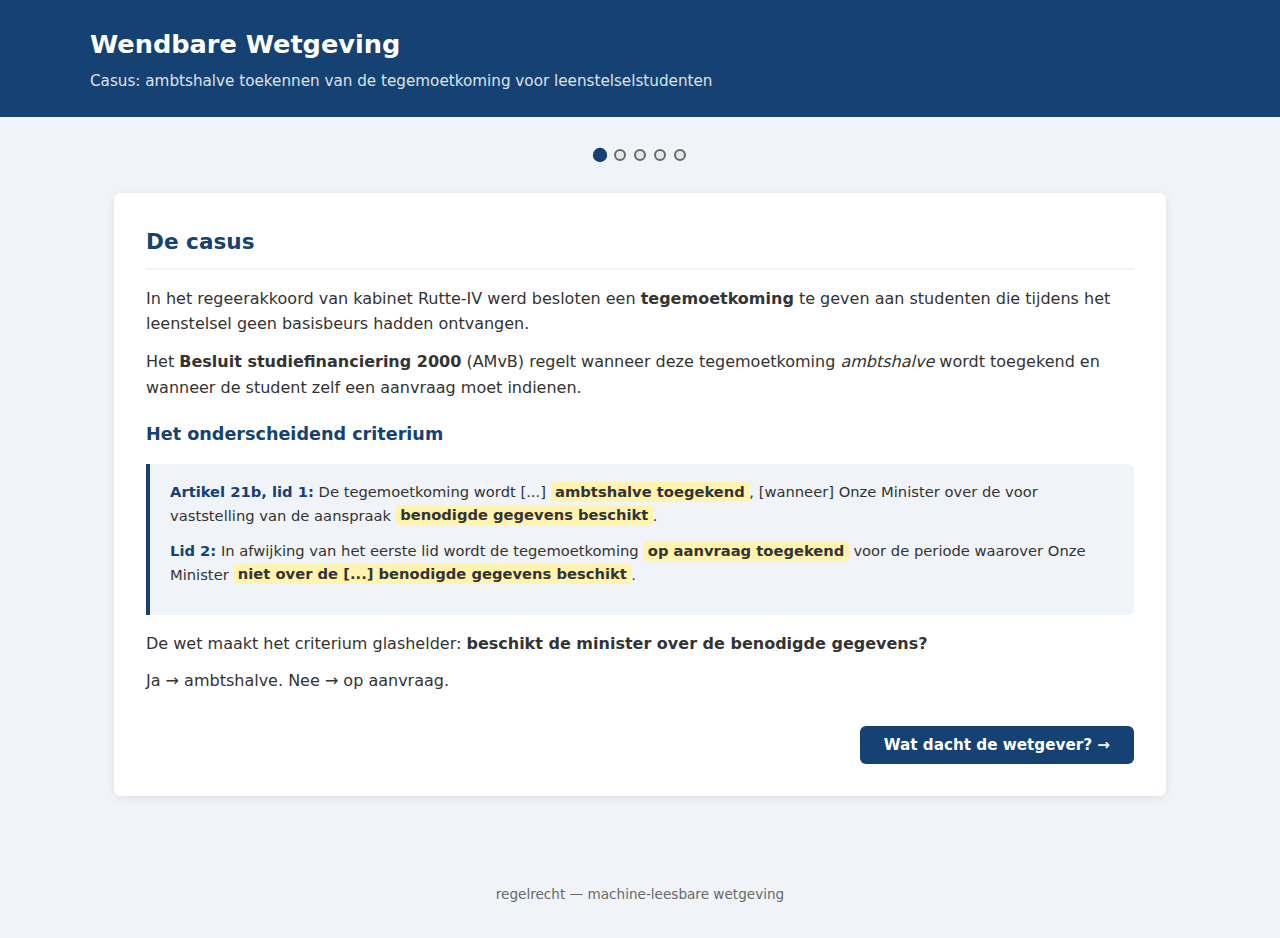
<file: demo/index.html>
<!DOCTYPE html>
<html lang="nl">
<head>
  <meta charset="UTF-8">
  <meta name="viewport" content="width=device-width, initial-scale=1.0">
  <title>Wendbare Wetgeving — Demo Regelrecht</title>
  <style>
    :root {
      --rvo-blue: #154273;
      --rvo-blue-light: #1e5a9e;
      --rvo-blue-bg: #f0f4f8;
      --rvo-green: #39870c;
      --rvo-green-bg: #e8f5e1;
      --rvo-orange: #e17000;
      --rvo-orange-bg: #fff3e0;
      --rvo-red: #d52b1e;
      --rvo-red-bg: #fde8e6;
      --rvo-gray: #696969;
      --rvo-gray-light: #e8e8e8;
      --rvo-white: #ffffff;
      --rvo-text: #333333;
      --rvo-radius: 6px;
      --rvo-shadow: 0 2px 8px rgba(0,0,0,0.08);
      --rvo-font: "RO Sans", "Segoe UI", system-ui, -apple-system, sans-serif;
    }

    * { box-sizing: border-box; margin: 0; padding: 0; }

    body {
      font-family: var(--rvo-font);
      color: var(--rvo-text);
      background: var(--rvo-blue-bg);
      line-height: 1.6;
    }

    header {
      background: var(--rvo-blue);
      color: white;
      padding: 1.5rem 2rem;
    }

    header h1 {
      font-size: 1.6rem;
      font-weight: 700;
    }

    header p {
      font-size: 0.95rem;
      opacity: 0.85;
      margin-top: 0.25rem;
    }

    .container {
      max-width: 1100px;
      margin: 0 auto;
      padding: 2rem 1.5rem;
    }

    /* Navigation dots */
    .steps-nav {
      display: flex;
      justify-content: center;
      gap: 0.5rem;
      margin-bottom: 2rem;
    }

    .step-dot {
      width: 12px;
      height: 12px;
      border-radius: 50%;
      background: var(--rvo-gray-light);
      border: 2px solid var(--rvo-gray);
      cursor: pointer;
      transition: all 0.3s;
    }

    .step-dot.active {
      background: var(--rvo-blue);
      border-color: var(--rvo-blue);
      transform: scale(1.2);
    }

    .step-dot.visited {
      background: var(--rvo-blue-light);
      border-color: var(--rvo-blue-light);
    }

    /* Panels */
    .panel {
      background: var(--rvo-white);
      border-radius: var(--rvo-radius);
      box-shadow: var(--rvo-shadow);
      padding: 2rem;
      margin-bottom: 1.5rem;
      display: none;
      animation: fadeIn 0.4s ease;
    }

    .panel.active { display: block; }

    @keyframes fadeIn {
      from { opacity: 0; transform: translateY(10px); }
      to { opacity: 1; transform: translateY(0); }
    }

    .panel h2 {
      color: var(--rvo-blue);
      font-size: 1.35rem;
      margin-bottom: 1rem;
      border-bottom: 2px solid var(--rvo-blue-bg);
      padding-bottom: 0.5rem;
    }

    .panel h3 {
      color: var(--rvo-blue);
      font-size: 1.1rem;
      margin: 1.25rem 0 0.5rem;
    }

    .panel p, .panel li {
      margin-bottom: 0.75rem;
    }

    .panel ul {
      padding-left: 1.5rem;
    }

    /* Law text styling */
    .law-text {
      background: var(--rvo-blue-bg);
      border-left: 4px solid var(--rvo-blue);
      padding: 1rem 1.25rem;
      margin: 1rem 0;
      font-size: 0.92rem;
      border-radius: 0 var(--rvo-radius) var(--rvo-radius) 0;
    }

    .law-text .lid {
      margin-bottom: 0.75rem;
    }

    .law-text .lid-nr {
      font-weight: 700;
      color: var(--rvo-blue);
    }

    /* MvT quote */
    .mvt-quote {
      background: var(--rvo-orange-bg);
      border-left: 4px solid var(--rvo-orange);
      padding: 1rem 1.25rem;
      margin: 1rem 0;
      font-style: italic;
      font-size: 0.92rem;
      border-radius: 0 var(--rvo-radius) var(--rvo-radius) 0;
    }

    .mvt-quote .label {
      font-style: normal;
      font-weight: 700;
      color: var(--rvo-orange);
      display: block;
      margin-bottom: 0.25rem;
    }

    /* Highlight */
    .highlight {
      background: #fff3b0;
      padding: 0.1em 0.3em;
      border-radius: 3px;
      font-weight: 600;
    }

    .highlight-green {
      background: var(--rvo-green-bg);
      padding: 0.1em 0.3em;
      border-radius: 3px;
      font-weight: 600;
    }

    .highlight-red {
      background: var(--rvo-red-bg);
      padding: 0.1em 0.3em;
      border-radius: 3px;
      font-weight: 600;
    }

    /* Interactive simulator */
    .simulator {
      background: var(--rvo-white);
      border: 2px solid var(--rvo-blue);
      border-radius: var(--rvo-radius);
      padding: 1.5rem;
      margin: 1.5rem 0;
    }

    .simulator h3 {
      margin-top: 0;
      color: var(--rvo-blue);
    }

    .sim-row {
      display: flex;
      align-items: center;
      gap: 1rem;
      padding: 0.75rem 0;
      border-bottom: 1px solid var(--rvo-gray-light);
    }

    .sim-row:last-of-type { border-bottom: none; }

    .sim-label {
      flex: 1;
      font-size: 0.95rem;
    }

    .sim-label small {
      display: block;
      color: var(--rvo-gray);
      font-size: 0.82rem;
    }

    /* Toggle switch */
    .toggle-wrapper {
      position: relative;
      width: 60px;
      height: 32px;
      flex-shrink: 0;
    }

    .toggle-wrapper input {
      opacity: 0;
      width: 0;
      height: 0;
    }

    .toggle-slider {
      position: absolute;
      cursor: pointer;
      inset: 0;
      background: var(--rvo-gray-light);
      border-radius: 32px;
      transition: 0.3s;
      border: 2px solid var(--rvo-gray);
    }

    .toggle-slider::before {
      content: "";
      position: absolute;
      height: 22px;
      width: 22px;
      left: 3px;
      bottom: 3px;
      background: white;
      border-radius: 50%;
      transition: 0.3s;
      box-shadow: 0 1px 3px rgba(0,0,0,0.2);
    }

    input:checked + .toggle-slider {
      background: var(--rvo-green);
      border-color: var(--rvo-green);
    }

    input:checked + .toggle-slider::before {
      transform: translateX(28px);
    }

    .toggle-value {
      font-weight: 700;
      font-size: 0.85rem;
      width: 40px;
      text-align: center;
    }

    .toggle-value.true { color: var(--rvo-green); }
    .toggle-value.false { color: var(--rvo-gray); }

    /* Result box */
    .result-box {
      margin-top: 1.25rem;
      padding: 1.25rem;
      border-radius: var(--rvo-radius);
      text-align: center;
      font-size: 1.1rem;
      font-weight: 700;
      transition: all 0.3s;
    }

    .result-box.ambtshalve {
      background: var(--rvo-green-bg);
      border: 2px solid var(--rvo-green);
      color: var(--rvo-green);
    }

    .result-box.op-aanvraag {
      background: var(--rvo-orange-bg);
      border: 2px solid var(--rvo-orange);
      color: var(--rvo-orange);
    }

    .result-box.geen {
      background: var(--rvo-red-bg);
      border: 2px solid var(--rvo-red);
      color: var(--rvo-red);
    }

    .result-explanation {
      font-weight: 400;
      font-size: 0.9rem;
      color: var(--rvo-text);
      margin-top: 0.5rem;
    }

    /* YAML code block */
    .yaml-block {
      background: #1e1e2e;
      color: #cdd6f4;
      padding: 1.25rem;
      border-radius: var(--rvo-radius);
      font-family: "Fira Code", "Cascadia Code", "Consolas", monospace;
      font-size: 0.82rem;
      overflow-x: auto;
      line-height: 1.5;
      margin: 1rem 0;
    }

    .yaml-block .key { color: #89b4fa; }
    .yaml-block .string { color: #a6e3a1; }
    .yaml-block .comment { color: #6c7086; font-style: italic; }
    .yaml-block .keyword { color: #cba6f7; }
    .yaml-block .bool { color: #fab387; }

    /* Comparison columns */
    .comparison {
      display: grid;
      grid-template-columns: 1fr 1fr;
      gap: 1.5rem;
      margin: 1.5rem 0;
    }

    .comparison-col {
      padding: 1.25rem;
      border-radius: var(--rvo-radius);
    }

    .comparison-col.mvt {
      background: var(--rvo-orange-bg);
      border: 2px solid var(--rvo-orange);
    }

    .comparison-col.wet {
      background: var(--rvo-green-bg);
      border: 2px solid var(--rvo-green);
    }

    .comparison-col h4 {
      font-size: 0.95rem;
      margin-bottom: 0.75rem;
    }

    .comparison-col.mvt h4 { color: var(--rvo-orange); }
    .comparison-col.wet h4 { color: var(--rvo-green); }

    .comparison-col ul {
      font-size: 0.9rem;
      padding-left: 1.25rem;
    }

    /* Navigation buttons */
    .nav-buttons {
      display: flex;
      justify-content: space-between;
      margin-top: 2rem;
    }

    .btn {
      padding: 0.65rem 1.5rem;
      border: none;
      border-radius: var(--rvo-radius);
      font-family: var(--rvo-font);
      font-size: 0.95rem;
      font-weight: 600;
      cursor: pointer;
      transition: all 0.2s;
    }

    .btn-primary {
      background: var(--rvo-blue);
      color: white;
    }

    .btn-primary:hover { background: var(--rvo-blue-light); }

    .btn-secondary {
      background: var(--rvo-gray-light);
      color: var(--rvo-text);
    }

    .btn-secondary:hover { background: #d0d0d0; }

    .btn:disabled {
      opacity: 0.4;
      cursor: not-allowed;
    }

    /* Scenario table */
    .scenario-table {
      width: 100%;
      border-collapse: collapse;
      margin: 1rem 0;
      font-size: 0.9rem;
    }

    .scenario-table th {
      background: var(--rvo-blue);
      color: white;
      padding: 0.6rem 0.75rem;
      text-align: left;
      font-weight: 600;
    }

    .scenario-table td {
      padding: 0.6rem 0.75rem;
      border-bottom: 1px solid var(--rvo-gray-light);
    }

    .scenario-table tr:nth-child(even) { background: var(--rvo-blue-bg); }

    .scenario-table .badge {
      display: inline-block;
      padding: 0.15em 0.6em;
      border-radius: 3px;
      font-weight: 700;
      font-size: 0.8rem;
    }

    .badge-green { background: var(--rvo-green-bg); color: var(--rvo-green); }
    .badge-orange { background: var(--rvo-orange-bg); color: var(--rvo-orange); }
    .badge-red { background: var(--rvo-red-bg); color: var(--rvo-red); }

    .scenario-table tr.highlight-row {
      background: #fff3b0 !important;
    }

    .scenario-table tr.highlight-row td {
      font-weight: 600;
    }

    /* Footer */
    footer {
      text-align: center;
      padding: 2rem;
      color: var(--rvo-gray);
      font-size: 0.85rem;
    }

    /* Responsive */
    @media (max-width: 768px) {
      .comparison { grid-template-columns: 1fr; }
      .sim-row { flex-wrap: wrap; }
      header h1 { font-size: 1.3rem; }
    }
  </style>
</head>
<body>

<header>
  <div style="max-width:1100px;margin:0 auto;">
    <h1>Wendbare Wetgeving</h1>
    <p>Casus: ambtshalve toekennen van de tegemoetkoming voor leenstelselstudenten</p>
  </div>
</header>

<div class="container">

  <div class="steps-nav">
    <div class="step-dot active" onclick="goToStep(0)"></div>
    <div class="step-dot" onclick="goToStep(1)"></div>
    <div class="step-dot" onclick="goToStep(2)"></div>
    <div class="step-dot" onclick="goToStep(3)"></div>
    <div class="step-dot" onclick="goToStep(4)"></div>
  </div>

  <!-- STEP 0: Context -->
  <div class="panel active" id="step-0">
    <h2>De casus</h2>
    <p>In het regeerakkoord van kabinet Rutte-IV werd besloten een <strong>tegemoetkoming</strong> te geven aan studenten die tijdens het leenstelsel geen basisbeurs hadden ontvangen.</p>

    <p>Het <strong>Besluit studiefinanciering 2000</strong> (AMvB) regelt wanneer deze tegemoetkoming <em>ambtshalve</em> wordt toegekend en wanneer de student zelf een aanvraag moet indienen.</p>

    <h3>Het onderscheidend criterium</h3>
    <div class="law-text">
      <div class="lid"><span class="lid-nr">Artikel 21b, lid 1:</span> De tegemoetkoming wordt [...] <span class="highlight">ambtshalve toegekend</span>, [wanneer] Onze Minister over de voor vaststelling van de aanspraak <span class="highlight">benodigde gegevens beschikt</span>.</div>
      <div class="lid"><span class="lid-nr">Lid 2:</span> In afwijking van het eerste lid wordt de tegemoetkoming <span class="highlight">op aanvraag toegekend</span> voor de periode waarover Onze Minister <span class="highlight">niet over de [...] benodigde gegevens beschikt</span>.</div>
    </div>

    <p>De wet maakt het criterium glashelder: <strong>beschikt de minister over de benodigde gegevens?</strong></p>
    <p>Ja &rarr; ambtshalve. Nee &rarr; op aanvraag.</p>

    <div class="nav-buttons">
      <div></div>
      <button class="btn btn-primary" onclick="goToStep(1)">Wat dacht de wetgever? &rarr;</button>
    </div>
  </div>

  <!-- STEP 1: MvT assumption -->
  <div class="panel" id="step-1">
    <h2>Wat de wetgever veronderstelde</h2>

    <p>De <strong>Nota van Toelichting</strong> (Stb. 2023, 187) legt uit hoe de wetgever dacht dat het criterium zou uitpakken:</p>

    <div class="mvt-quote">
      <span class="label">Nota van Toelichting, par. 2.2</span>
      &ldquo;Voor studenten die gedurende hun studie een vorm van studiefinanciering hebben aangevraagd &mdash; dat hoeft niet per se een studielening te zijn, maar kan bijvoorbeeld ook alleen een studentenreisproduct zijn &mdash; en hoofdzakelijk in Nederland hebben gestudeerd, kan de tegemoetkoming <strong>ambtshalve</strong> worden toegekend. Deze studenten zijn bekend bij DUO.&rdquo;
    </div>

    <div class="mvt-quote">
      <span class="label">Nota van Toelichting, par. 2.2</span>
      &ldquo;Voor studenten die <strong>geen studiefinanciering</strong> hebben genoten, maar wel in aanmerking komen voor de tegemoetkoming, kan de uitkering <strong>niet ambtshalve</strong> worden toegekend en verstrekt. Deze studenten zullen <strong>zelf een aanvraag</strong> moeten doen bij DUO.&rdquo;
    </div>

    <h3>De impliciete aanname</h3>
    <p>De wetgever ging ervan uit dat <span class="highlight">&ldquo;beschikt over benodigde gegevens&rdquo;</span> in de praktijk hetzelfde was als <span class="highlight">&ldquo;heeft studiefinanciering ontvangen&rdquo;</span>.</p>
    <p>Want: alleen studenten met SF zouden bij DUO bekend zijn.</p>

    <div class="nav-buttons">
      <button class="btn btn-secondary" onclick="goToStep(0)">&larr; Terug</button>
      <button class="btn btn-primary" onclick="goToStep(2)">Wat bleek in de praktijk? &rarr;</button>
    </div>
  </div>

  <!-- STEP 2: Reality -->
  <div class="panel" id="step-2">
    <h2>Wat bleek bij de implementatie</h2>

    <p>Bij de implementatie bleek dat DUO <strong>ook gegevens had</strong> over studenten die <em>geen</em> studiefinanciering hadden aangevraagd.</p>

    <p>Via het <strong>register onderwijsdeelnemers</strong> beschikte DUO over:</p>
    <ul>
      <li>Inschrijvingsgegevens bij de hogeronderwijsinstelling</li>
      <li>Het tijdig behalen van een diploma</li>
    </ul>
    <p>Dit zijn precies de gegevens die nodig zijn voor vaststelling van de aanspraak.</p>

    <div class="comparison">
      <div class="comparison-col mvt">
        <h4>Aanname in de MvT</h4>
        <ul>
          <li>Alleen studenten <strong>met SF</strong> zijn bij DUO bekend</li>
          <li>Studenten <strong>zonder SF</strong> moeten altijd zelf aanvragen</li>
          <li>Gesplitst: periode met SF ambtshalve, periode zonder SF op aanvraag</li>
        </ul>
      </div>
      <div class="comparison-col wet">
        <h4>Wat de wet toelaat</h4>
        <ul>
          <li>Criterium is: <strong>&ldquo;beschikt over benodigde gegevens&rdquo;</strong></li>
          <li>DUO heeft ook gegevens via register onderwijsdeelnemers</li>
          <li>Dus: ook studenten <strong>zonder SF</strong> kunnen ambtshalve worden toegekend</li>
        </ul>
      </div>
    </div>

    <p>Omdat de wettekst het criterium <strong>breed</strong> had geformuleerd (&ldquo;beschikt over gegevens&rdquo;) en <strong>niet</strong> had beperkt tot de periode met studiefinanciering, was de bredere toepassing juridisch toelaatbaar.</p>

    <div class="nav-buttons">
      <button class="btn btn-secondary" onclick="goToStep(1)">&larr; Terug</button>
      <button class="btn btn-primary" onclick="goToStep(3)">Probeer het zelf &rarr;</button>
    </div>
  </div>

  <!-- STEP 3: Interactive simulator -->
  <div class="panel" id="step-3">
    <h2>Machine-leesbare wet in actie</h2>

    <p>Regelrecht vertaalt de wettekst naar uitvoerbare logica. Hieronder de uitvoering van <strong>Artikel 21b</strong>. Probeer de inputs te wijzigen:</p>

    <div class="simulator">
      <h3>Artikel 21b &mdash; Simulator</h3>

      <div class="sim-row">
        <div class="sim-label">
          Minister beschikt over benodigde gegevens
          <small>Art. 21b lid 1 &mdash; het onderscheidend criterium</small>
        </div>
        <label class="toggle-wrapper">
          <input type="checkbox" id="toggle-gegevens" checked onchange="updateResult()">
          <span class="toggle-slider"></span>
        </label>
        <span class="toggle-value true" id="val-gegevens">true</span>
      </div>

      <div class="sim-row">
        <div class="sim-label">
          Heeft aanvraag ingediend
          <small>Art. 21b lid 2-3 &mdash; vereist als geen gegevens beschikbaar</small>
        </div>
        <label class="toggle-wrapper">
          <input type="checkbox" id="toggle-aanvraag" onchange="updateResult()">
          <span class="toggle-slider"></span>
        </label>
        <span class="toggle-value false" id="val-aanvraag">false</span>
      </div>

      <div class="result-box ambtshalve" id="result-box">
        <div id="result-label">AMBTSHALVE</div>
        <div class="result-explanation" id="result-explanation">
          Lid 1: Minister beschikt over de benodigde gegevens &rarr; ambtshalve toekenning.
        </div>
      </div>
    </div>

    <h3>De achterliggende logica (machine-leesbaar)</h3>
    <div class="yaml-block"><span class="key">actions</span>:
  - <span class="key">output</span>: <span class="string">wijze_van_toekenning</span>
    <span class="key">value</span>:
      <span class="key">operation</span>: <span class="keyword">IF</span>
      <span class="key">cases</span>:
        - <span class="key">when</span>:
            <span class="key">operation</span>: <span class="keyword">EQUALS</span>
            <span class="key">subject</span>: <span class="string">$minister_beschikt_over_benodigde_gegevens</span>
            <span class="key">value</span>: <span class="bool">true</span>
          <span class="key">then</span>: <span class="string">AMBTSHALVE</span>
        - <span class="key">when</span>:
            <span class="key">operation</span>: <span class="keyword">AND</span>
            <span class="key">conditions</span>:
              - <span class="key">operation</span>: <span class="keyword">NOT</span>
                <span class="key">value</span>: <span class="string">$minister_beschikt_over_benodigde_gegevens</span>
              - <span class="key">operation</span>: <span class="keyword">EQUALS</span>
                <span class="key">subject</span>: <span class="string">$heeft_aanvraag_ingediend</span>
                <span class="key">value</span>: <span class="bool">true</span>
          <span class="key">then</span>: <span class="string">OP_AANVRAAG</span>
      <span class="key">default</span>: <span class="string">GEEN_TOEKENNING</span></div>

    <p>Merk op: het criterium is <span class="highlight">minister_beschikt_over_benodigde_gegevens</span>, niet <em>heeft_studiefinanciering_ontvangen</em>. De machine-leesbare versie volgt de wettekst, niet de aannames uit de toelichting.</p>

    <div class="nav-buttons">
      <button class="btn btn-secondary" onclick="goToStep(2)">&larr; Terug</button>
      <button class="btn btn-primary" onclick="goToStep(4)">Alle scenario's &rarr;</button>
    </div>
  </div>

  <!-- STEP 4: All scenarios -->
  <div class="panel" id="step-4">
    <h2>Testscenario's</h2>

    <p>Deze scenario's zijn afgeleid uit de Nota van Toelichting en de praktijk. Ze draaien als geautomatiseerde tests (Gherkin/BDD) tegen de machine-leesbare wet.</p>

    <table class="scenario-table">
      <thead>
        <tr>
          <th>Scenario</th>
          <th>Gegevens</th>
          <th>Aanvraag</th>
          <th>Uitkomst</th>
          <th>Bron</th>
        </tr>
      </thead>
      <tbody>
        <tr>
          <td>Student met SF in Nederland</td>
          <td><span class="badge badge-green">true</span></td>
          <td><span class="badge badge-red">false</span></td>
          <td><span class="badge badge-green">AMBTSHALVE</span></td>
          <td>NvT par. 2.2</td>
        </tr>
        <tr>
          <td>Student zonder SF &mdash; MvT aanname</td>
          <td><span class="badge badge-red">false</span></td>
          <td><span class="badge badge-green">true</span></td>
          <td><span class="badge badge-orange">OP_AANVRAAG</span></td>
          <td>NvT par. 2.2</td>
        </tr>
        <tr>
          <td>Student deels met/zonder SF</td>
          <td><span class="badge badge-green">true</span></td>
          <td><span class="badge badge-red">false</span></td>
          <td><span class="badge badge-green">AMBTSHALVE</span></td>
          <td>NvT art.gew. ond. F</td>
        </tr>
        <tr>
          <td>Student in buitenland</td>
          <td><span class="badge badge-red">false</span></td>
          <td><span class="badge badge-green">true</span></td>
          <td><span class="badge badge-orange">OP_AANVRAAG</span></td>
          <td>NvT par. 2.2</td>
        </tr>
        <tr class="highlight-row">
          <td>Student zonder SF, w&eacute;l bekend via register onderwijsdeelnemers</td>
          <td><span class="badge badge-green">true</span></td>
          <td><span class="badge badge-red">false</span></td>
          <td><span class="badge badge-green">AMBTSHALVE</span></td>
          <td><strong>Niet in MvT</strong></td>
        </tr>
        <tr>
          <td>Geen gegevens, geen aanvraag</td>
          <td><span class="badge badge-red">false</span></td>
          <td><span class="badge badge-red">false</span></td>
          <td><span class="badge badge-red">GEEN_TOEKENNING</span></td>
          <td>Art. 21b lid 2</td>
        </tr>
      </tbody>
    </table>

    <p>De <span class="highlight">geel gemarkeerde rij</span> is het scenario dat de kern van de casus illustreert: de MvT ging ervan uit dat deze student een aanvraag zou moeten indienen, maar de wettekst liet ambtshalve toekenning toe.</p>

    <h3>De les</h3>
    <p>Kennis over de mogelijkheden van geautomatiseerde uitvoering is relevant bij het vormgeven van wettelijke bepalingen. Had de wetgever <em>preciezer</em> opgeschreven &mdash; bijvoorbeeld: &ldquo;ambtshalve voor de periode waarin de student studiefinanciering heeft ontvangen&rdquo; &mdash; dan was de bredere ambtshalve toekenning <strong>niet</strong> mogelijk geweest.</p>

    <p>Doordat de bepaling <strong>ruim</strong> was geformuleerd, kon de uitvoering <strong>wendbaarder</strong> omgaan met de werkelijkheid. Machine-leesbare wetgeving maakt dit soort ruimte in de wettekst zichtbaar en testbaar.</p>

    <div class="nav-buttons">
      <button class="btn btn-secondary" onclick="goToStep(3)">&larr; Terug</button>
      <div></div>
    </div>
  </div>

</div>

<footer>
  regelrecht &mdash; machine-leesbare wetgeving
</footer>

<script>
  let currentStep = 0;
  const totalSteps = 5;

  function goToStep(n) {
    // Hide current
    document.getElementById('step-' + currentStep).classList.remove('active');
    document.querySelectorAll('.step-dot')[currentStep].classList.remove('active');
    document.querySelectorAll('.step-dot')[currentStep].classList.add('visited');

    // Show new
    currentStep = n;
    document.getElementById('step-' + currentStep).classList.remove('active');
    // Force reflow for animation
    void document.getElementById('step-' + currentStep).offsetWidth;
    document.getElementById('step-' + currentStep).classList.add('active');
    document.querySelectorAll('.step-dot')[currentStep].classList.add('active');

    window.scrollTo({ top: 0, behavior: 'smooth' });
  }

  function updateResult() {
    const gegevens = document.getElementById('toggle-gegevens').checked;
    const aanvraag = document.getElementById('toggle-aanvraag').checked;

    // Update toggle value displays
    const valGegevens = document.getElementById('val-gegevens');
    valGegevens.textContent = gegevens ? 'true' : 'false';
    valGegevens.className = 'toggle-value ' + (gegevens ? 'true' : 'false');

    const valAanvraag = document.getElementById('val-aanvraag');
    valAanvraag.textContent = aanvraag ? 'true' : 'false';
    valAanvraag.className = 'toggle-value ' + (aanvraag ? 'true' : 'false');

    // Execute Article 21b logic
    const resultBox = document.getElementById('result-box');
    const resultLabel = document.getElementById('result-label');
    const resultExplanation = document.getElementById('result-explanation');

    if (gegevens) {
      resultBox.className = 'result-box ambtshalve';
      resultLabel.textContent = 'AMBTSHALVE';
      resultExplanation.textContent = 'Lid 1: Minister beschikt over de benodigde gegevens \u2192 ambtshalve toekenning.';
    } else if (aanvraag) {
      resultBox.className = 'result-box op-aanvraag';
      resultLabel.textContent = 'OP_AANVRAAG';
      resultExplanation.textContent = 'Lid 2: Minister beschikt niet over benodigde gegevens, maar rechthebbende heeft aanvraag ingediend \u2192 toekenning op aanvraag.';
    } else {
      resultBox.className = 'result-box geen';
      resultLabel.textContent = 'GEEN_TOEKENNING';
      resultExplanation.textContent = 'Geen gegevens beschikbaar en geen aanvraag ingediend \u2192 geen toekenning mogelijk.';
    }
  }

  // Keyboard navigation
  document.addEventListener('keydown', (e) => {
    if (e.key === 'ArrowRight' && currentStep < totalSteps - 1) goToStep(currentStep + 1);
    if (e.key === 'ArrowLeft' && currentStep > 0) goToStep(currentStep - 1);
  });
</script>

</body>
</html>
</file>
